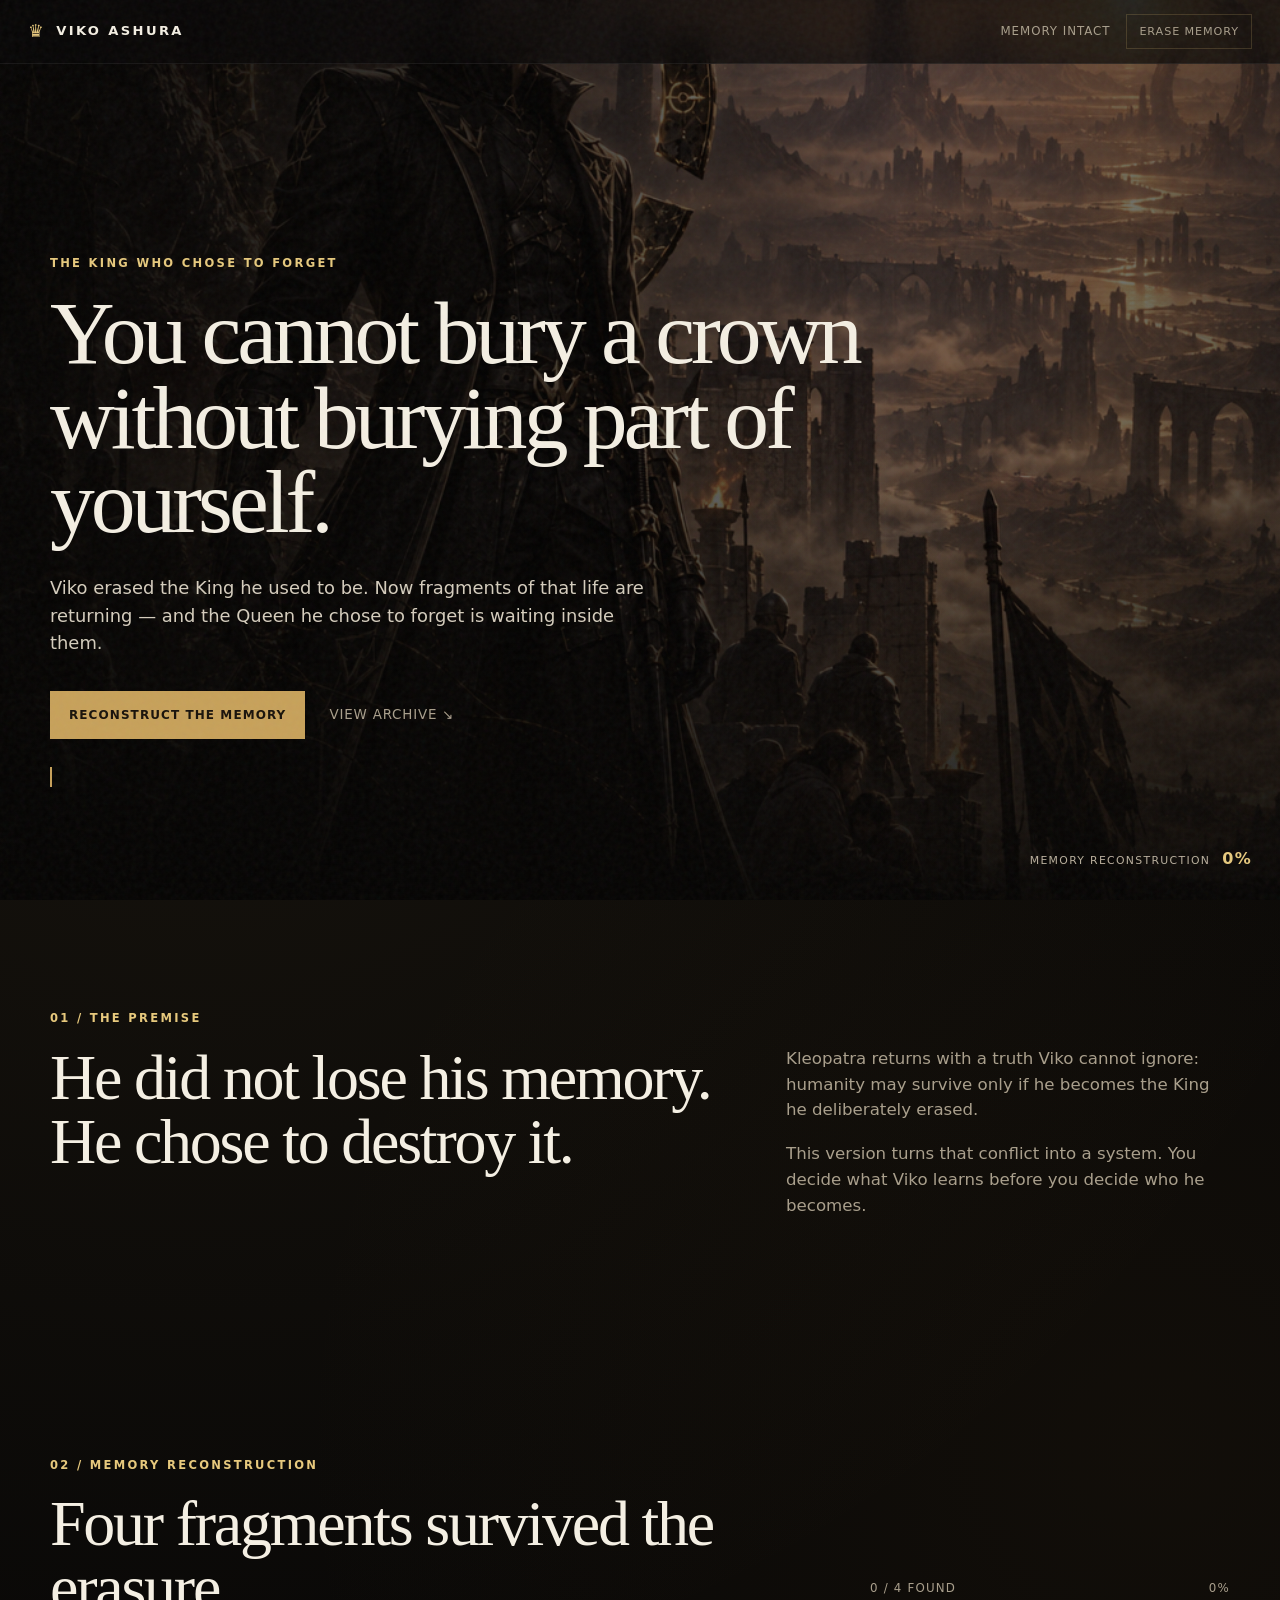
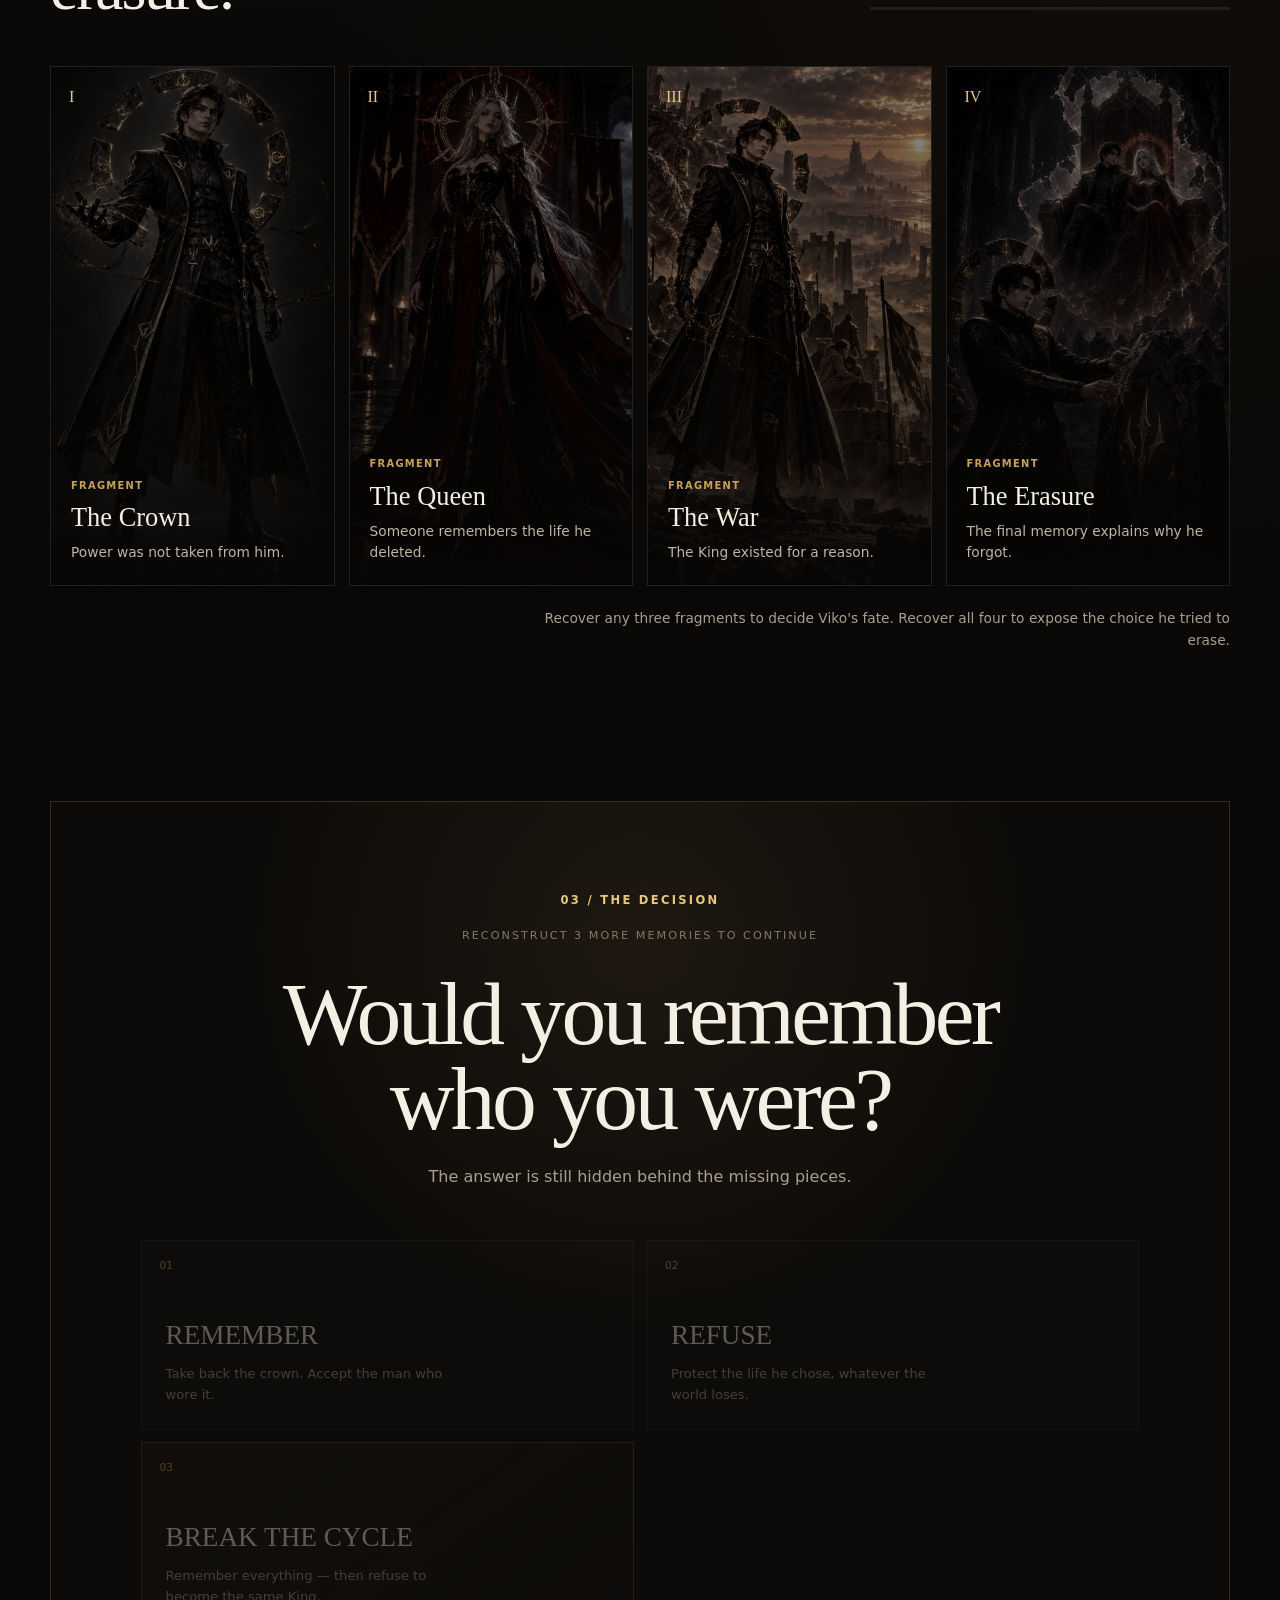
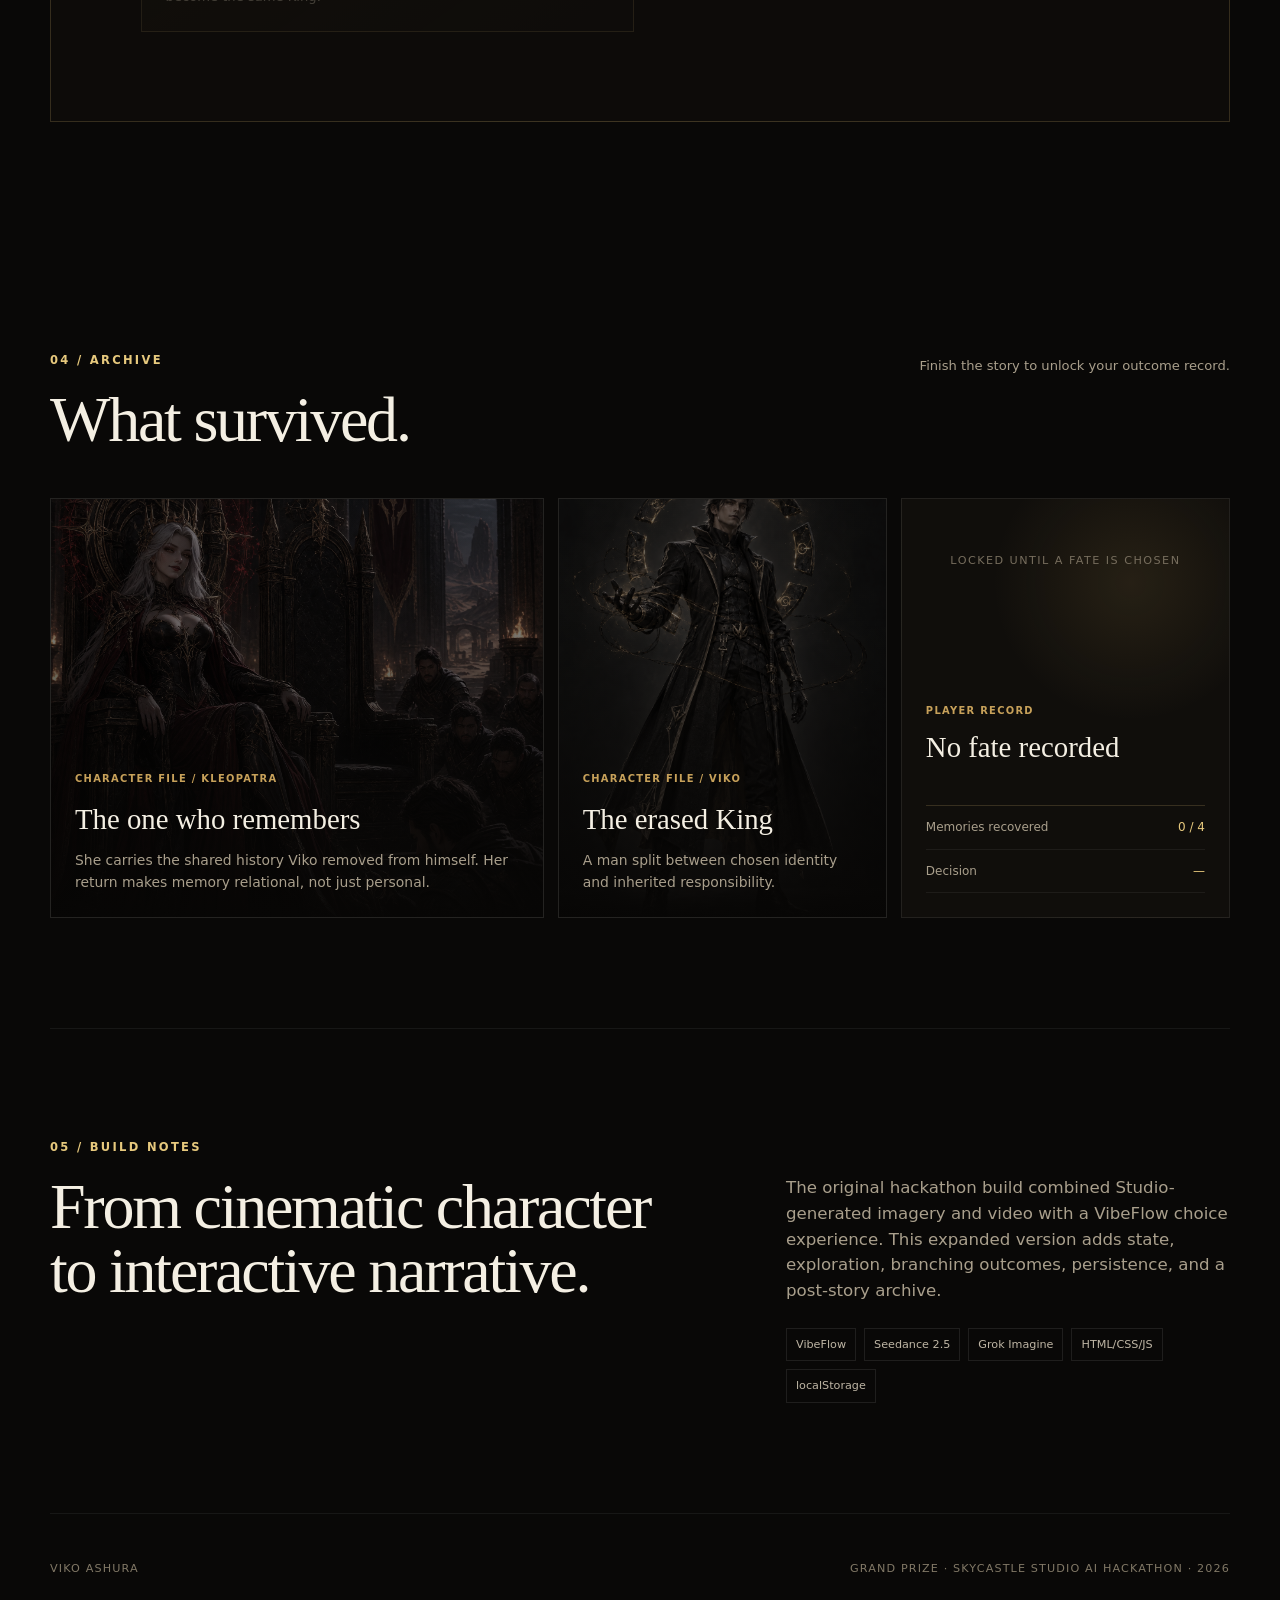
<file: index.html>
<!doctype html>
<html lang="en">
<head>
  <meta charset="utf-8" />
  <meta name="viewport" content="width=device-width, initial-scale=1" />
  <meta name="theme-color" content="#090807" />
  <meta name="description" content="VIKO ASHURA — an interactive memory reconstruction story." />
  <title>VIKO ASHURA — The King Who Chose to Forget</title>
  <link rel="stylesheet" href="site/styles.css" />
  <link rel="stylesheet" href="site/video.css" />
</head>
<body>
  <div class="grain" aria-hidden="true"></div>

  <header class="topbar">
    <a class="brand" href="#top" aria-label="Viko Ashura home">
      <span class="crown-mark" aria-hidden="true">♛</span>
      <span>VIKO ASHURA</span>
    </a>
    <div class="top-actions">
      <span id="saveState" class="save-state" aria-live="polite">Memory intact</span>
      <button id="resetButton" class="ghost-button" type="button">Erase memory</button>
    </div>
  </header>

  <main id="top">
    <section class="hero" aria-labelledby="hero-title">
      <video
        class="hero-image hero-video"
        autoplay
        muted
        loop
        playsinline
        preload="metadata"
        poster="assets/characters/Viko_Defender_VibeFlow.png"
        aria-hidden="true"
      >
        <source src="assets/video/Viko_Ashura_FINAL_SUBMISSION_15s_with_voices_music.mp4" type="video/mp4" />
      </video>
      <div class="hero-vignette" aria-hidden="true"></div>
      <div class="hero-content">
        <p class="eyebrow">THE KING WHO CHOSE TO FORGET</p>
        <h1 id="hero-title">You cannot bury a crown<br />without burying part of yourself.</h1>
        <p class="hero-copy">
          Viko erased the King he used to be. Now fragments of that life are returning — and the Queen he chose to forget is waiting inside them.
        </p>
        <div class="hero-actions">
          <a class="primary-button" href="#memories">Reconstruct the memory</a>
          <a class="text-link" href="#archive">View archive <span aria-hidden="true">↘</span></a>
        </div>
        <p id="returningMessage" class="returning-message" hidden></p>
      </div>
      <div class="hero-status" aria-label="Memory reconstruction status">
        <span>MEMORY RECONSTRUCTION</span>
        <strong id="heroPercent">0%</strong>
      </div>
    </section>

    <section class="intro section-shell">
      <p class="section-kicker">01 / THE PREMISE</p>
      <div class="split-copy">
        <h2>He did not lose his memory.<br />He chose to destroy it.</h2>
        <div>
          <p>Kleopatra returns with a truth Viko cannot ignore: humanity may survive only if he becomes the King he deliberately erased.</p>
          <p>This version turns that conflict into a system. You decide what Viko learns before you decide who he becomes.</p>
        </div>
      </div>
    </section>

    <section id="memories" class="memories section-shell" aria-labelledby="memory-title">
      <div class="section-heading">
        <div>
          <p class="section-kicker">02 / MEMORY RECONSTRUCTION</p>
          <h2 id="memory-title">Four fragments survived the erasure.</h2>
        </div>
        <div class="meter-wrap" aria-label="Memory reconstruction progress">
          <div class="meter-copy"><span id="memoryCount">0 / 4 found</span><span id="memoryPercent">0%</span></div>
          <div class="meter-track"><div id="memoryBar" class="meter-bar"></div></div>
        </div>
      </div>

      <div class="memory-grid">
        <button class="memory-card" type="button" data-memory="crown" aria-describedby="memory-crown-caption">
          <img src="assets/characters/Viko_VibeFlow.png" alt="Portrait of Viko Ashura" />
          <span class="memory-number">I</span>
          <span class="memory-overlay"></span>
          <span class="memory-card-copy">
            <small>FRAGMENT</small>
            <strong>The Crown</strong>
            <span id="memory-crown-caption">Power was not taken from him.</span>
          </span>
          <span class="found-mark">REMEMBERED</span>
        </button>

        <button class="memory-card" type="button" data-memory="queen" aria-describedby="memory-queen-caption">
          <img src="assets/characters/Kleopatra_Queen_VibeFlow.png" alt="Portrait of Queen Kleopatra" />
          <span class="memory-number">II</span>
          <span class="memory-overlay"></span>
          <span class="memory-card-copy">
            <small>FRAGMENT</small>
            <strong>The Queen</strong>
            <span id="memory-queen-caption">Someone remembers the life he deleted.</span>
          </span>
          <span class="found-mark">REMEMBERED</span>
        </button>

        <button class="memory-card" type="button" data-memory="war" aria-describedby="memory-war-caption">
          <img src="assets/characters/Viko_Defender_VibeFlow.png" alt="Viko as a defender" />
          <span class="memory-number">III</span>
          <span class="memory-overlay"></span>
          <span class="memory-card-copy">
            <small>FRAGMENT</small>
            <strong>The War</strong>
            <span id="memory-war-caption">The King existed for a reason.</span>
          </span>
          <span class="found-mark">REMEMBERED</span>
        </button>

        <button class="memory-card" type="button" data-memory="erasure" aria-describedby="memory-erasure-caption">
          <img src="assets/characters/Viko_Memory_He_Refused_VibeFlow.png" alt="A fractured memory from Viko's past" />
          <span class="memory-number">IV</span>
          <span class="memory-overlay"></span>
          <span class="memory-card-copy">
            <small>FRAGMENT</small>
            <strong>The Erasure</strong>
            <span id="memory-erasure-caption">The final memory explains why he forgot.</span>
          </span>
          <span class="found-mark">REMEMBERED</span>
        </button>
      </div>

      <p class="memory-hint">Recover any three fragments to decide Viko's fate. Recover all four to expose the choice he tried to erase.</p>
    </section>

    <section id="decision" class="decision section-shell" aria-labelledby="decision-title">
      <div class="decision-stage">
        <p class="section-kicker">03 / THE DECISION</p>
        <p id="decisionLock" class="decision-lock">RECONSTRUCT 3 MEMORIES TO CONTINUE</p>
        <h2 id="decision-title">Would you remember<br />who you were?</h2>
        <p id="decisionCopy" class="decision-copy">The answer is still hidden behind the missing pieces.</p>

        <div class="choice-grid" aria-label="Choose Viko's fate">
          <button class="choice-card" type="button" data-ending="remember" disabled>
            <span class="choice-index">01</span>
            <span class="choice-title">REMEMBER</span>
            <span class="choice-description">Take back the crown. Accept the man who wore it.</span>
          </button>
          <button class="choice-card" type="button" data-ending="refuse" disabled>
            <span class="choice-index">02</span>
            <span class="choice-title">REFUSE</span>
            <span class="choice-description">Protect the life he chose, whatever the world loses.</span>
          </button>
          <button id="thirdChoice" class="choice-card secret-choice" type="button" data-ending="break" disabled hidden>
            <span class="choice-index">03</span>
            <span class="choice-title">BREAK THE CYCLE</span>
            <span class="choice-description">Remember everything — then refuse to become the same King.</span>
          </button>
        </div>
      </div>
    </section>

    <section id="ending" class="ending" hidden aria-live="polite">
      <img id="endingImage" class="ending-image" src="assets/characters/Viko_Defender_VibeFlow.png" alt="" />
      <div class="ending-overlay"></div>
      <div class="ending-content section-shell">
        <p class="section-kicker">YOUR ENDING</p>
        <p id="endingLabel" class="ending-label"></p>
        <h2 id="endingTitle"></h2>
        <p id="endingText" class="ending-text"></p>
        <blockquote id="endingQuote"></blockquote>
        <div class="ending-actions">
          <button id="replayButton" class="primary-button button-reset" type="button">Reconstruct another fate</button>
          <a class="text-link" href="#archive">Open the archive <span aria-hidden="true">↘</span></a>
        </div>
      </div>
    </section>

    <section id="archive" class="archive section-shell" aria-labelledby="archive-title">
      <div class="section-heading archive-heading">
        <div>
          <p class="section-kicker">04 / ARCHIVE</p>
          <h2 id="archive-title">What survived.</h2>
        </div>
        <p id="archiveStatus" class="archive-status">Finish the story to unlock your outcome record.</p>
      </div>

      <div class="archive-grid">
        <article class="archive-card wide">
          <img src="assets/characters/Kleopatra_Queen_Remembers_VibeFlow.png" alt="Kleopatra remembering Viko" />
          <div><small>CHARACTER FILE / KLEOPATRA</small><h3>The one who remembers</h3><p>She carries the shared history Viko removed from himself. Her return makes memory relational, not just personal.</p></div>
        </article>
        <article class="archive-card">
          <img src="assets/characters/Viko_VibeFlow.png" alt="Viko Ashura portrait" />
          <div><small>CHARACTER FILE / VIKO</small><h3>The erased King</h3><p>A man split between chosen identity and inherited responsibility.</p></div>
        </article>
        <article class="archive-card outcome-card">
          <div class="outcome-lock" id="outcomeLock">LOCKED UNTIL A FATE IS CHOSEN</div>
          <div id="outcomeRecord" hidden>
            <small>PLAYER RECORD</small>
            <h3 id="recordTitle">No fate recorded</h3>
            <p id="recordText"></p>
            <dl>
              <div><dt>Memories recovered</dt><dd id="recordMemory">0 / 4</dd></div>
              <div><dt>Decision</dt><dd id="recordDecision">—</dd></div>
            </dl>
          </div>
        </article>
      </div>
    </section>

    <section class="making section-shell">
      <p class="section-kicker">05 / BUILD NOTES</p>
      <div class="split-copy">
        <h2>From cinematic character<br />to interactive narrative.</h2>
        <div>
          <p>The original hackathon build combined Studio-generated imagery and video with a VibeFlow choice experience. This expanded version adds state, exploration, branching outcomes, persistence, and a post-story archive.</p>
          <div class="tech-row" aria-label="Technologies and tools"><span>VibeFlow</span><span>Seedance 2.5</span><span>Grok Imagine</span><span>HTML/CSS/JS</span><span>localStorage</span></div>
        </div>
      </div>
    </section>
  </main>

  <dialog id="memoryDialog" class="memory-dialog">
    <button id="closeDialog" class="dialog-close" type="button" aria-label="Close memory">×</button>
    <p id="dialogIndex" class="section-kicker"></p>
    <h2 id="dialogTitle"></h2>
    <p id="dialogBody" class="dialog-body"></p>
    <blockquote id="dialogQuote"></blockquote>
    <p id="dialogSpeaker" class="dialog-speaker"></p>
    <button id="keepMemory" class="primary-button button-reset" type="button">Keep this memory</button>
  </dialog>

  <footer class="footer section-shell">
    <span>VIKO ASHURA</span>
    <span>Grand Prize · SkyCastle Studio AI Hackathon · 2026</span>
  </footer>

  <script src="site/app.js"></script>
</body>
</html>
</file>
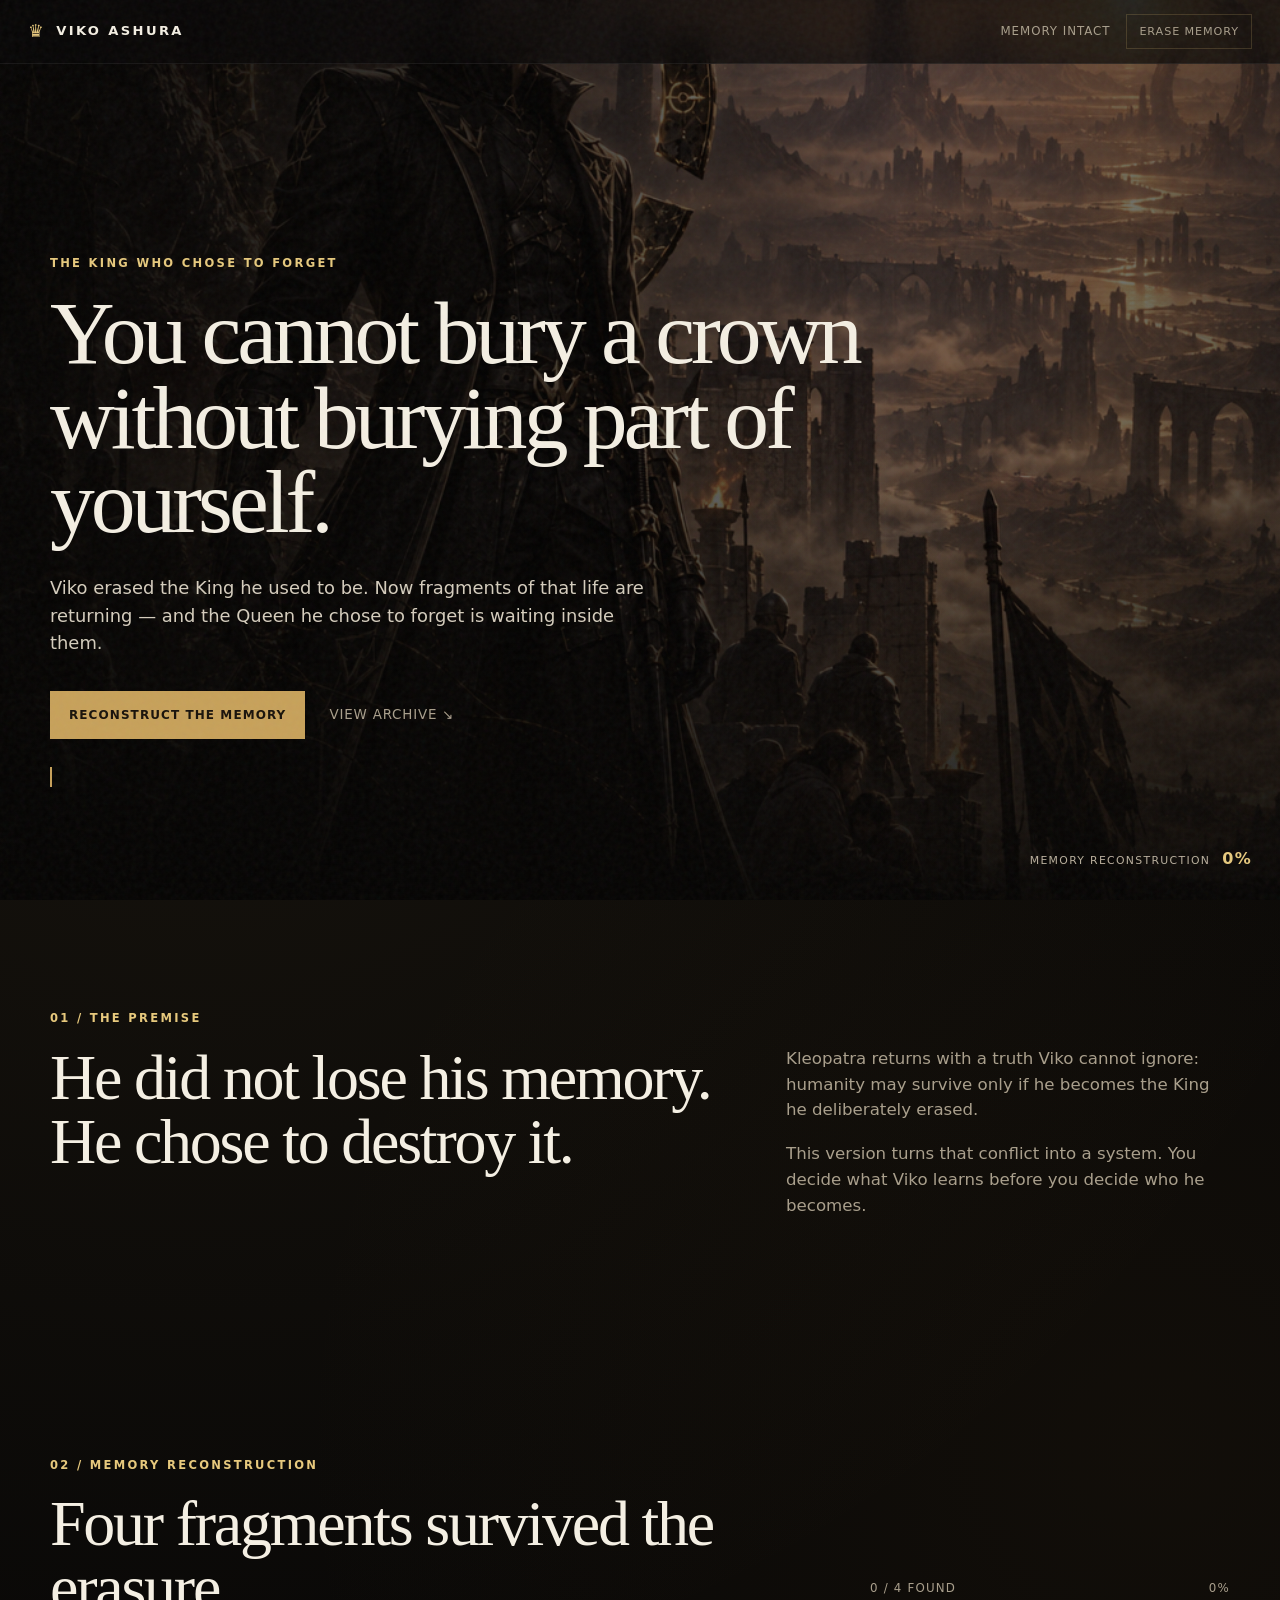
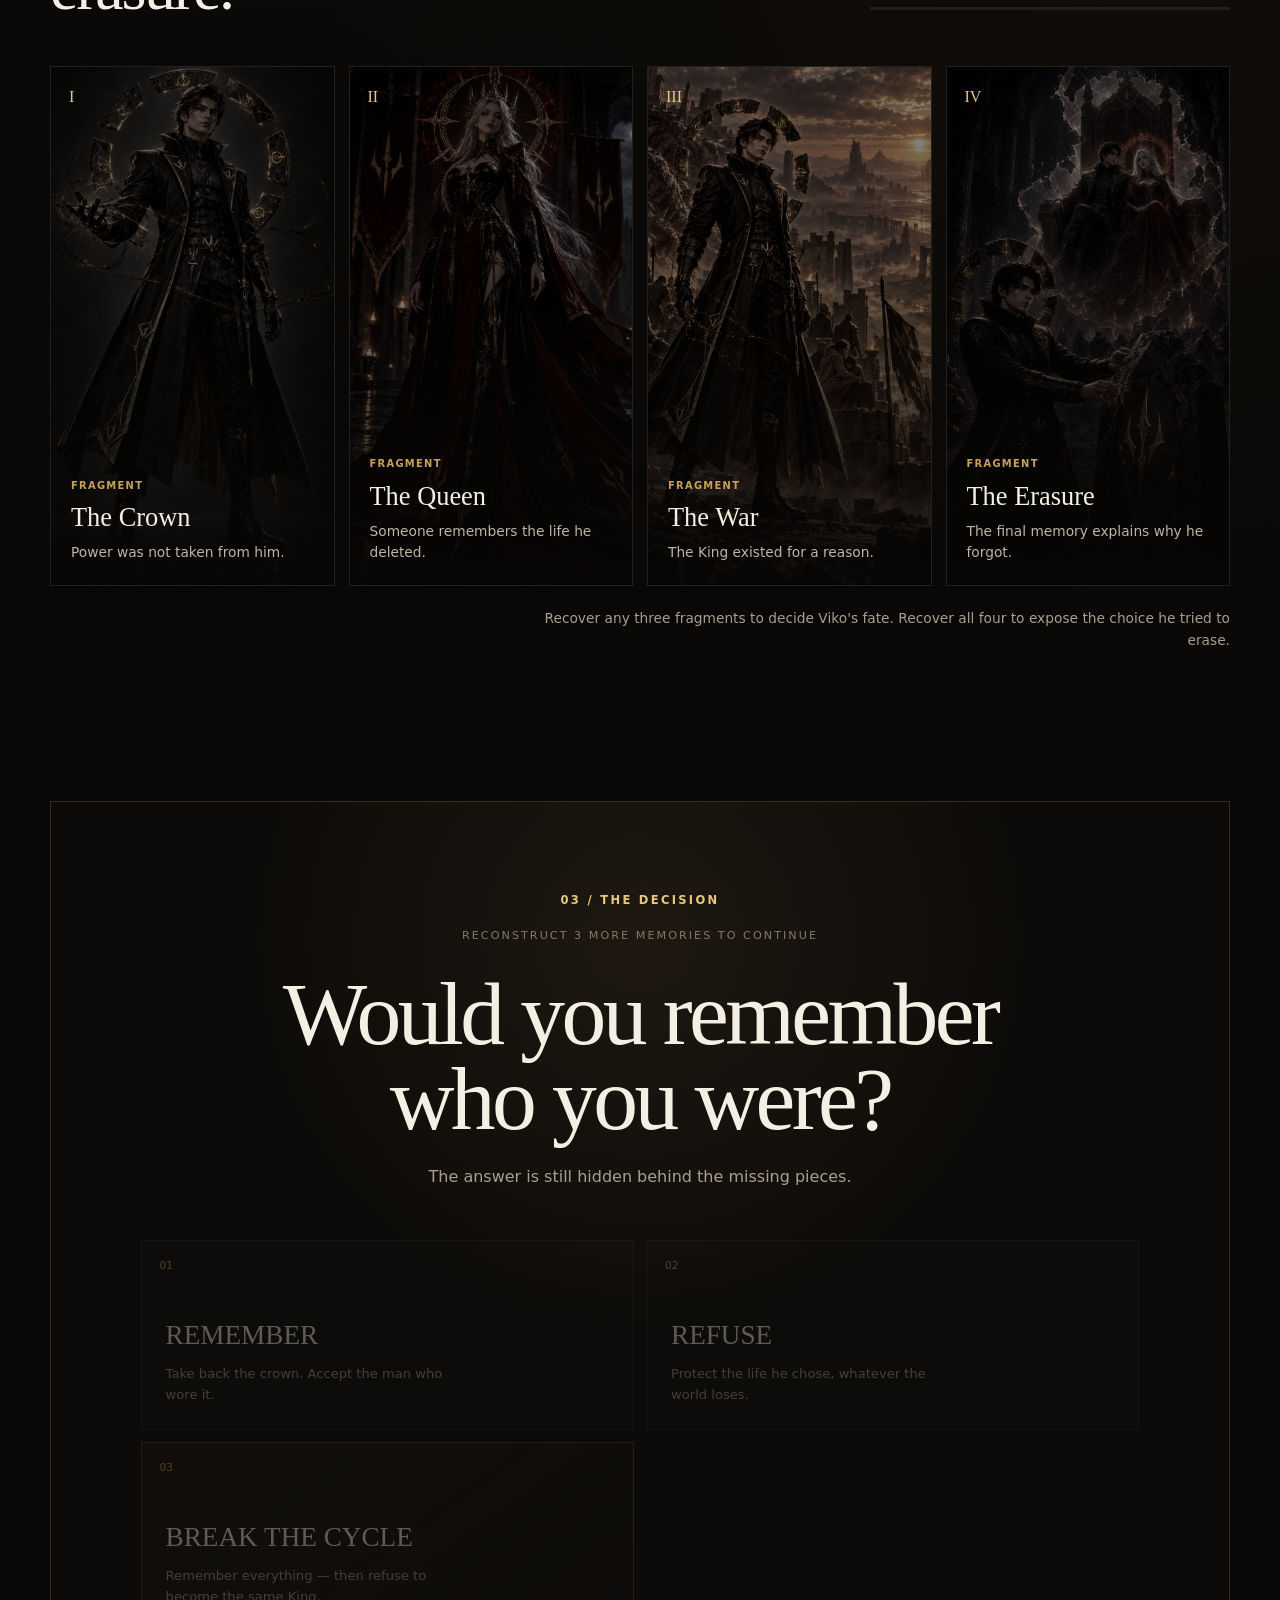
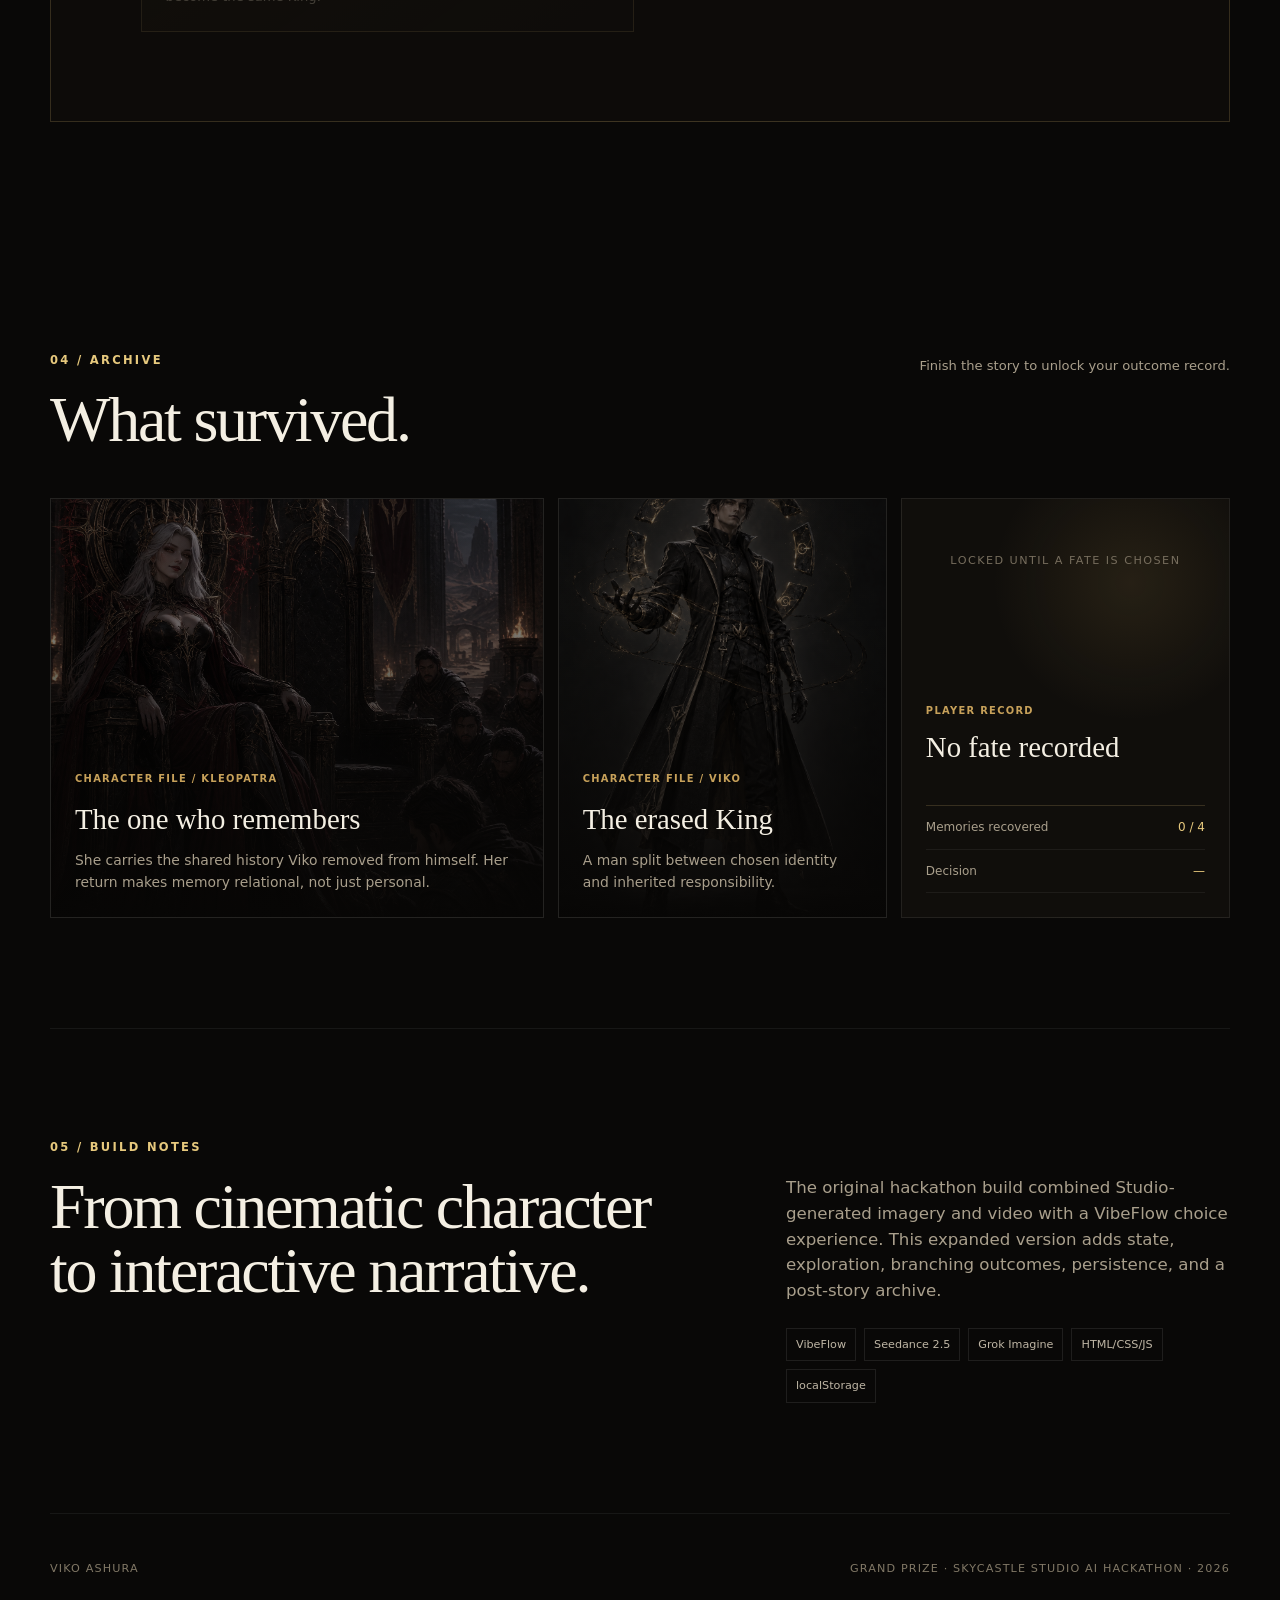
<file: site/index.html>
<!doctype html>
<html lang="en">
<head>
  <meta charset="utf-8" />
  <meta name="viewport" content="width=device-width, initial-scale=1" />
  <meta name="theme-color" content="#090807" />
  <meta name="description" content="VIKO ASHURA — an interactive memory reconstruction story." />
  <title>VIKO ASHURA — The King Who Chose to Forget</title>
  <link rel="stylesheet" href="styles.css" />
  <link rel="stylesheet" href="video.css" />
</head>
<body>
  <div class="grain" aria-hidden="true"></div>

  <header class="topbar">
    <a class="brand" href="#top" aria-label="Viko Ashura home">
      <span class="crown-mark" aria-hidden="true">♛</span>
      <span>VIKO ASHURA</span>
    </a>
    <div class="top-actions">
      <span id="saveState" class="save-state" aria-live="polite">Memory intact</span>
      <button id="resetButton" class="ghost-button" type="button">Erase memory</button>
    </div>
  </header>

  <main id="top">
    <section class="hero" aria-labelledby="hero-title">
      <video
        class="hero-image hero-video"
        autoplay
        muted
        loop
        playsinline
        preload="metadata"
        poster="../assets/characters/Viko_Defender_VibeFlow.png"
        aria-hidden="true"
      >
        <source src="../assets/video/Viko_Ashura_FINAL_SUBMISSION_15s_with_voices_music.mp4" type="video/mp4" />
      </video>
      <div class="hero-vignette" aria-hidden="true"></div>
      <div class="hero-content">
        <p class="eyebrow">THE KING WHO CHOSE TO FORGET</p>
        <h1 id="hero-title">You cannot bury a crown<br />without burying part of yourself.</h1>
        <p class="hero-copy">
          Viko erased the King he used to be. Now fragments of that life are returning — and the Queen he chose to forget is waiting inside them.
        </p>
        <div class="hero-actions">
          <a class="primary-button" href="#memories">Reconstruct the memory</a>
          <a class="text-link" href="#archive">View archive <span aria-hidden="true">↘</span></a>
        </div>
        <p id="returningMessage" class="returning-message" hidden></p>
      </div>
      <div class="hero-status" aria-label="Memory reconstruction status">
        <span>MEMORY RECONSTRUCTION</span>
        <strong id="heroPercent">0%</strong>
      </div>
    </section>

    <section class="intro section-shell">
      <p class="section-kicker">01 / THE PREMISE</p>
      <div class="split-copy">
        <h2>He did not lose his memory.<br />He chose to destroy it.</h2>
        <div>
          <p>Kleopatra returns with a truth Viko cannot ignore: humanity may survive only if he becomes the King he deliberately erased.</p>
          <p>This version turns that conflict into a system. You decide what Viko learns before you decide who he becomes.</p>
        </div>
      </div>
    </section>

    <section id="memories" class="memories section-shell" aria-labelledby="memory-title">
      <div class="section-heading">
        <div>
          <p class="section-kicker">02 / MEMORY RECONSTRUCTION</p>
          <h2 id="memory-title">Four fragments survived the erasure.</h2>
        </div>
        <div class="meter-wrap" aria-label="Memory reconstruction progress">
          <div class="meter-copy"><span id="memoryCount">0 / 4 found</span><span id="memoryPercent">0%</span></div>
          <div class="meter-track"><div id="memoryBar" class="meter-bar"></div></div>
        </div>
      </div>

      <div class="memory-grid">
        <button class="memory-card" type="button" data-memory="crown" aria-describedby="memory-crown-caption">
          <img src="../assets/characters/Viko_VibeFlow.png" alt="Portrait of Viko Ashura" />
          <span class="memory-number">I</span>
          <span class="memory-overlay"></span>
          <span class="memory-card-copy">
            <small>FRAGMENT</small>
            <strong>The Crown</strong>
            <span id="memory-crown-caption">Power was not taken from him.</span>
          </span>
          <span class="found-mark">REMEMBERED</span>
        </button>

        <button class="memory-card" type="button" data-memory="queen" aria-describedby="memory-queen-caption">
          <img src="../assets/characters/Kleopatra_Queen_VibeFlow.png" alt="Portrait of Queen Kleopatra" />
          <span class="memory-number">II</span>
          <span class="memory-overlay"></span>
          <span class="memory-card-copy">
            <small>FRAGMENT</small>
            <strong>The Queen</strong>
            <span id="memory-queen-caption">Someone remembers the life he deleted.</span>
          </span>
          <span class="found-mark">REMEMBERED</span>
        </button>

        <button class="memory-card" type="button" data-memory="war" aria-describedby="memory-war-caption">
          <img src="../assets/characters/Viko_Defender_VibeFlow.png" alt="Viko as a defender" />
          <span class="memory-number">III</span>
          <span class="memory-overlay"></span>
          <span class="memory-card-copy">
            <small>FRAGMENT</small>
            <strong>The War</strong>
            <span id="memory-war-caption">The King existed for a reason.</span>
          </span>
          <span class="found-mark">REMEMBERED</span>
        </button>

        <button class="memory-card" type="button" data-memory="erasure" aria-describedby="memory-erasure-caption">
          <img src="../assets/characters/Viko_Memory_He_Refused_VibeFlow.png" alt="A fractured memory from Viko's past" />
          <span class="memory-number">IV</span>
          <span class="memory-overlay"></span>
          <span class="memory-card-copy">
            <small>FRAGMENT</small>
            <strong>The Erasure</strong>
            <span id="memory-erasure-caption">The final memory explains why he forgot.</span>
          </span>
          <span class="found-mark">REMEMBERED</span>
        </button>
      </div>

      <p class="memory-hint">Recover any three fragments to decide Viko's fate. Recover all four to expose the choice he tried to erase.</p>
    </section>

    <section id="decision" class="decision section-shell" aria-labelledby="decision-title">
      <div class="decision-stage">
        <p class="section-kicker">03 / THE DECISION</p>
        <p id="decisionLock" class="decision-lock">RECONSTRUCT 3 MEMORIES TO CONTINUE</p>
        <h2 id="decision-title">Would you remember<br />who you were?</h2>
        <p id="decisionCopy" class="decision-copy">The answer is still hidden behind the missing pieces.</p>

        <div class="choice-grid" aria-label="Choose Viko's fate">
          <button class="choice-card" type="button" data-ending="remember" disabled>
            <span class="choice-index">01</span>
            <span class="choice-title">REMEMBER</span>
            <span class="choice-description">Take back the crown. Accept the man who wore it.</span>
          </button>
          <button class="choice-card" type="button" data-ending="refuse" disabled>
            <span class="choice-index">02</span>
            <span class="choice-title">REFUSE</span>
            <span class="choice-description">Protect the life he chose, whatever the world loses.</span>
          </button>
          <button id="thirdChoice" class="choice-card secret-choice" type="button" data-ending="break" disabled hidden>
            <span class="choice-index">03</span>
            <span class="choice-title">BREAK THE CYCLE</span>
            <span class="choice-description">Remember everything — then refuse to become the same King.</span>
          </button>
        </div>
      </div>
    </section>

    <section id="ending" class="ending" hidden aria-live="polite">
      <img id="endingImage" class="ending-image" src="../assets/characters/Viko_Defender_VibeFlow.png" alt="" />
      <div class="ending-overlay"></div>
      <div class="ending-content section-shell">
        <p class="section-kicker">YOUR ENDING</p>
        <p id="endingLabel" class="ending-label"></p>
        <h2 id="endingTitle"></h2>
        <p id="endingText" class="ending-text"></p>
        <blockquote id="endingQuote"></blockquote>
        <div class="ending-actions">
          <button id="replayButton" class="primary-button button-reset" type="button">Reconstruct another fate</button>
          <a class="text-link" href="#archive">Open the archive <span aria-hidden="true">↘</span></a>
        </div>
      </div>
    </section>

    <section id="archive" class="archive section-shell" aria-labelledby="archive-title">
      <div class="section-heading archive-heading">
        <div>
          <p class="section-kicker">04 / ARCHIVE</p>
          <h2 id="archive-title">What survived.</h2>
        </div>
        <p id="archiveStatus" class="archive-status">Finish the story to unlock your outcome record.</p>
      </div>

      <div class="archive-grid">
        <article class="archive-card wide">
          <img src="../assets/characters/Kleopatra_Queen_Remembers_VibeFlow.png" alt="Kleopatra remembering Viko" />
          <div><small>CHARACTER FILE / KLEOPATRA</small><h3>The one who remembers</h3><p>She carries the shared history Viko removed from himself. Her return makes memory relational, not just personal.</p></div>
        </article>
        <article class="archive-card">
          <img src="../assets/characters/Viko_VibeFlow.png" alt="Viko Ashura portrait" />
          <div><small>CHARACTER FILE / VIKO</small><h3>The erased King</h3><p>A man split between chosen identity and inherited responsibility.</p></div>
        </article>
        <article class="archive-card outcome-card">
          <div class="outcome-lock" id="outcomeLock">LOCKED UNTIL A FATE IS CHOSEN</div>
          <div id="outcomeRecord" hidden>
            <small>PLAYER RECORD</small>
            <h3 id="recordTitle">No fate recorded</h3>
            <p id="recordText"></p>
            <dl>
              <div><dt>Memories recovered</dt><dd id="recordMemory">0 / 4</dd></div>
              <div><dt>Decision</dt><dd id="recordDecision">—</dd></div>
            </dl>
          </div>
        </article>
      </div>
    </section>

    <section class="making section-shell">
      <p class="section-kicker">05 / BUILD NOTES</p>
      <div class="split-copy">
        <h2>From cinematic character<br />to interactive narrative.</h2>
        <div>
          <p>The original hackathon build combined Studio-generated imagery and video with a VibeFlow choice experience. This expanded version adds state, exploration, branching outcomes, persistence, and a post-story archive.</p>
          <div class="tech-row" aria-label="Technologies and tools"><span>VibeFlow</span><span>Seedance 2.5</span><span>Grok Imagine</span><span>HTML/CSS/JS</span><span>localStorage</span></div>
        </div>
      </div>
    </section>
  </main>

  <dialog id="memoryDialog" class="memory-dialog">
    <button id="closeDialog" class="dialog-close" type="button" aria-label="Close memory">×</button>
    <p id="dialogIndex" class="section-kicker"></p>
    <h2 id="dialogTitle"></h2>
    <p id="dialogBody" class="dialog-body"></p>
    <blockquote id="dialogQuote"></blockquote>
    <p id="dialogSpeaker" class="dialog-speaker"></p>
    <button id="keepMemory" class="primary-button button-reset" type="button">Keep this memory</button>
  </dialog>

  <footer class="footer section-shell">
    <span>VIKO ASHURA</span>
    <span>Grand Prize · SkyCastle Studio AI Hackathon · 2026</span>
  </footer>

  <script src="app.js"></script>
</body>
</html>
</file>
<file: site/styles.css>
:root {
  --bg: #090807;
  --panel: #11100e;
  --panel-2: #17140f;
  --text: #f4efe3;
  --muted: #a99f8c;
  --gold: #c7a15a;
  --gold-bright: #e7c97d;
  --line: rgba(231, 201, 125, 0.18);
  --danger: #b95c4b;
  --max: 1180px;
}

* { box-sizing: border-box; }
html { scroll-behavior: smooth; background: var(--bg); }
body {
  margin: 0;
  color: var(--text);
  background:
    radial-gradient(circle at 15% 10%, rgba(199,161,90,.08), transparent 28%),
    radial-gradient(circle at 90% 30%, rgba(121,85,35,.08), transparent 24%),
    var(--bg);
  font-family: Inter, ui-sans-serif, system-ui, -apple-system, BlinkMacSystemFont, "Segoe UI", sans-serif;
  line-height: 1.55;
}

img { display: block; width: 100%; }
a { color: inherit; }
button, a { -webkit-tap-highlight-color: transparent; }
button { font: inherit; }

.grain {
  position: fixed;
  inset: 0;
  pointer-events: none;
  z-index: 999;
  opacity: .055;
  background-image: url("data:image/svg+xml,%3Csvg viewBox='0 0 180 180' xmlns='http://www.w3.org/2000/svg'%3E%3Cfilter id='n'%3E%3CfeTurbulence type='fractalNoise' baseFrequency='.9' numOctaves='3' stitchTiles='stitch'/%3E%3C/filter%3E%3Crect width='100%25' height='100%25' filter='url(%23n)' opacity='.9'/%3E%3C/svg%3E");
}

.topbar {
  position: fixed;
  inset: 0 0 auto 0;
  z-index: 50;
  display: flex;
  justify-content: space-between;
  align-items: center;
  min-height: 64px;
  padding: 0 28px;
  border-bottom: 1px solid rgba(255,255,255,.06);
  background: rgba(9,8,7,.72);
  backdrop-filter: blur(16px);
}

.brand { display: flex; gap: 10px; align-items: center; text-decoration: none; font-size: .82rem; letter-spacing: .18em; font-weight: 700; }
.crown-mark { color: var(--gold-bright); font-size: 1.1rem; }
.top-actions { display: flex; align-items: center; gap: 16px; }
.save-state { color: var(--muted); font-size: .74rem; letter-spacing: .08em; text-transform: uppercase; }

.ghost-button,
.text-link,
.primary-button {
  transition: transform .2s ease, border-color .2s ease, background .2s ease, color .2s ease, opacity .2s ease;
}
.ghost-button {
  border: 1px solid var(--line);
  color: var(--muted);
  background: transparent;
  padding: 8px 12px;
  cursor: pointer;
  text-transform: uppercase;
  letter-spacing: .08em;
  font-size: .7rem;
}
.ghost-button:hover { color: var(--text); border-color: rgba(231,201,125,.45); }

.hero {
  min-height: 100svh;
  position: relative;
  display: grid;
  align-items: end;
  overflow: hidden;
  background: #080706;
}
.hero-image { position: absolute; inset: 0; height: 100%; object-fit: cover; object-position: center 28%; filter: saturate(.8) contrast(1.05) brightness(.73); transform: scale(1.02); animation: heroDrift 16s ease-in-out infinite alternate; }
.hero-vignette { position: absolute; inset: 0; background: linear-gradient(90deg, rgba(5,4,3,.9) 0%, rgba(5,4,3,.66) 37%, rgba(5,4,3,.18) 68%, rgba(5,4,3,.48) 100%), linear-gradient(0deg, rgba(5,4,3,.94) 0%, transparent 48%); }
.hero-content { position: relative; z-index: 2; width: min(var(--max), calc(100% - 48px)); margin: 0 auto; padding: 150px 0 105px; }
.eyebrow, .section-kicker { margin: 0 0 18px; color: var(--gold-bright); font-size: .72rem; font-weight: 700; letter-spacing: .2em; text-transform: uppercase; }
.hero h1, h2, h3 { font-family: Georgia, "Times New Roman", serif; font-weight: 400; }
.hero h1 { max-width: 850px; margin: 0; font-size: clamp(3rem, 7vw, 6.9rem); line-height: .94; letter-spacing: -.045em; text-wrap: balance; }
.hero-copy { max-width: 610px; margin: 30px 0 0; color: #d5cdbd; font-size: clamp(1rem, 1.4vw, 1.16rem); }
.hero-actions { display: flex; align-items: center; gap: 24px; margin-top: 34px; flex-wrap: wrap; }
.primary-button { display: inline-flex; align-items: center; justify-content: center; min-height: 48px; padding: 0 18px; border: 1px solid var(--gold); background: var(--gold); color: #18120a; text-decoration: none; font-weight: 800; text-transform: uppercase; letter-spacing: .09em; font-size: .75rem; cursor: pointer; }
.primary-button:hover { transform: translateY(-2px); background: var(--gold-bright); border-color: var(--gold-bright); }
.text-link { text-decoration: none; color: var(--muted); font-size: .84rem; letter-spacing: .06em; text-transform: uppercase; }
.text-link:hover { color: var(--gold-bright); }
.returning-message { display: inline-block; margin: 28px 0 0; padding: 10px 14px; border-left: 2px solid var(--gold); color: #d8cfbd; background: rgba(9,8,7,.52); }
.hero-status { position: absolute; z-index: 2; right: 28px; bottom: 28px; display: flex; gap: 12px; align-items: baseline; color: #b9af9d; font-size: .68rem; letter-spacing: .12em; }
.hero-status strong { color: var(--gold-bright); font-size: 1rem; }

.section-shell { width: min(var(--max), calc(100% - 48px)); margin: 0 auto; }
.intro, .memories, .archive, .making { padding: 110px 0; }
.split-copy { display: grid; grid-template-columns: minmax(0, 1.2fr) minmax(280px, .8fr); gap: 70px; align-items: start; }
.split-copy h2, .section-heading h2 { margin: 0; font-size: clamp(2.3rem, 5vw, 4.8rem); line-height: 1; letter-spacing: -.035em; }
.split-copy p { margin: 0 0 18px; color: var(--muted); font-size: 1.04rem; }

.section-heading { display: grid; grid-template-columns: 1fr 360px; gap: 60px; align-items: end; margin-bottom: 46px; }
.meter-wrap { padding-bottom: 10px; }
.meter-copy { display: flex; justify-content: space-between; margin-bottom: 10px; color: var(--muted); font-size: .74rem; text-transform: uppercase; letter-spacing: .1em; }
.meter-track { height: 3px; background: rgba(255,255,255,.08); overflow: hidden; }
.meter-bar { width: 0; height: 100%; background: linear-gradient(90deg, #7f5b28, var(--gold-bright)); transition: width .55s cubic-bezier(.2,.8,.2,1); }

.memory-grid { display: grid; grid-template-columns: repeat(4, minmax(0,1fr)); gap: 14px; }
.memory-card { min-height: 520px; position: relative; overflow: hidden; border: 1px solid rgba(255,255,255,.08); padding: 0; text-align: left; color: var(--text); background: #100e0b; cursor: pointer; isolation: isolate; }
.memory-card img { position: absolute; inset: 0; height: 100%; object-fit: cover; filter: saturate(.65) brightness(.62) contrast(1.08); transition: transform .7s cubic-bezier(.2,.8,.2,1), filter .4s ease; }
.memory-card:hover img { transform: scale(1.045); filter: saturate(.9) brightness(.72); }
.memory-card:focus-visible { outline: 2px solid var(--gold-bright); outline-offset: 3px; }
.memory-overlay { position: absolute; inset: 0; background: linear-gradient(0deg, rgba(7,6,5,.96) 0%, rgba(7,6,5,.18) 60%, rgba(7,6,5,.22)); z-index: 1; }
.memory-number { position: absolute; top: 18px; left: 18px; z-index: 2; font-family: Georgia,serif; color: var(--gold-bright); font-size: 1rem; }
.memory-card-copy { position: absolute; z-index: 2; left: 20px; right: 20px; bottom: 22px; display: grid; gap: 4px; }
.memory-card-copy small, .archive-card small { color: var(--gold); letter-spacing: .13em; font-size: .62rem; font-weight: 800; }
.memory-card-copy strong { font-family: Georgia,serif; font-size: 1.65rem; font-weight: 400; }
.memory-card-copy span { color: #bfb5a3; font-size: .86rem; }
.found-mark { position: absolute; z-index: 3; top: 16px; right: 14px; padding: 5px 7px; border: 1px solid rgba(231,201,125,.5); color: var(--gold-bright); background: rgba(7,6,5,.75); font-size: .58rem; letter-spacing: .12em; opacity: 0; transform: translateY(-5px); transition: .25s ease; }
.memory-card.is-found { border-color: rgba(231,201,125,.38); }
.memory-card.is-found .found-mark { opacity: 1; transform: none; }
.memory-card.is-found img { filter: saturate(.9) brightness(.7) sepia(.08); }
.memory-hint { max-width: 700px; margin: 22px 0 0 auto; color: var(--muted); font-size: .86rem; text-align: right; }

.decision { padding: 40px 0 120px; }
.decision-stage { border: 1px solid var(--line); background: radial-gradient(circle at 50% 15%, rgba(199,161,90,.09), transparent 40%), #0d0b09; padding: clamp(34px, 7vw, 90px); text-align: center; }
.decision-lock { margin: 0 auto 26px; color: #837966; font-size: .7rem; letter-spacing: .18em; text-transform: uppercase; }
.decision-stage h2 { margin: 0; font-size: clamp(3rem, 7vw, 6rem); line-height: .95; letter-spacing: -.04em; }
.decision-copy { max-width: 650px; margin: 24px auto 0; color: var(--muted); }
.choice-grid { display: grid; grid-template-columns: repeat(2, minmax(0,1fr)); gap: 12px; margin-top: 50px; }
.choice-grid.has-secret { grid-template-columns: repeat(3, minmax(0,1fr)); }
.choice-card { position: relative; min-height: 190px; display: flex; flex-direction: column; justify-content: flex-end; gap: 8px; padding: 24px; border: 1px solid rgba(255,255,255,.1); color: var(--text); background: rgba(255,255,255,.02); text-align: left; cursor: pointer; overflow: hidden; }
.choice-card::before { content: ""; position: absolute; inset: 0; background: linear-gradient(135deg, transparent 20%, rgba(199,161,90,.09)); opacity: 0; transition: opacity .25s ease; }
.choice-card:not(:disabled):hover { border-color: rgba(231,201,125,.55); transform: translateY(-2px); }
.choice-card:not(:disabled):hover::before { opacity: 1; }
.choice-card:disabled { opacity: .35; cursor: not-allowed; }
.choice-index { position: absolute; top: 16px; left: 18px; color: var(--gold); font-size: .66rem; }
.choice-title { position: relative; font-family: Georgia,serif; font-size: 1.7rem; }
.choice-description { position: relative; color: var(--muted); font-size: .82rem; max-width: 280px; }
.secret-choice { border-color: rgba(231,201,125,.28); background: linear-gradient(145deg, rgba(199,161,90,.08), rgba(255,255,255,.015)); }

.ending { min-height: 82svh; position: relative; display: grid; align-items: end; overflow: hidden; }
.ending[hidden] { display: none; }
.ending-image { position: absolute; inset: 0; height: 100%; object-fit: cover; filter: brightness(.52) saturate(.7); }
.ending-overlay { position: absolute; inset: 0; background: linear-gradient(90deg, rgba(7,6,5,.93), rgba(7,6,5,.42) 65%, rgba(7,6,5,.67)), linear-gradient(0deg, #090807 0%, transparent 42%); }
.ending-content { position: relative; z-index: 2; padding: 130px 0 110px; }
.ending-label { color: var(--gold-bright); letter-spacing: .13em; text-transform: uppercase; font-size: .72rem; }
.ending-content h2 { max-width: 820px; margin: 8px 0 18px; font-size: clamp(3rem, 7vw, 6.2rem); line-height: .94; letter-spacing: -.04em; }
.ending-text { max-width: 650px; color: #d3c9b7; font-size: 1.05rem; }
.ending blockquote, .memory-dialog blockquote { margin: 28px 0 0; padding-left: 18px; border-left: 2px solid var(--gold); color: var(--gold-bright); font-family: Georgia,serif; font-size: 1.25rem; font-style: italic; }
.ending-actions { display: flex; gap: 22px; align-items: center; flex-wrap: wrap; margin-top: 34px; }
.button-reset { font: inherit; }

.archive-heading { align-items: start; }
.archive-status { margin: 4px 0 0; color: var(--muted); text-align: right; font-size: .82rem; }
.archive-grid { display: grid; grid-template-columns: 1.2fr .8fr .8fr; gap: 14px; }
.archive-card { min-height: 420px; display: grid; align-content: end; position: relative; overflow: hidden; border: 1px solid rgba(255,255,255,.08); background: var(--panel); }
.archive-card.wide { grid-column: span 1; }
.archive-card img { position: absolute; inset: 0; height: 100%; object-fit: cover; filter: brightness(.52) saturate(.7); }
.archive-card::after { content: ""; position: absolute; inset: 0; background: linear-gradient(0deg, rgba(7,6,5,.98), rgba(7,6,5,.04) 70%); }
.archive-card > div { position: relative; z-index: 2; padding: 24px; }
.archive-card h3 { margin: 7px 0 9px; font-size: 1.8rem; }
.archive-card p { margin: 0; color: var(--muted); font-size: .87rem; }
.outcome-card { align-content: stretch; background: radial-gradient(circle at 70% 20%, rgba(199,161,90,.12), transparent 34%), #100e0b; }
.outcome-card::after { display: none; }
.outcome-card > div { display: flex; flex-direction: column; justify-content: end; height: 100%; }
.outcome-lock { align-items: center; justify-content: center !important; text-align: center; color: #766d5d; font-size: .7rem; letter-spacing: .13em; }
.outcome-card dl { margin: 26px 0 0; border-top: 1px solid var(--line); }
.outcome-card dl div { display: flex; justify-content: space-between; gap: 16px; padding: 12px 0; border-bottom: 1px solid rgba(255,255,255,.06); }
.outcome-card dt { color: var(--muted); font-size: .75rem; }
.outcome-card dd { margin: 0; color: var(--gold-bright); font-size: .75rem; text-transform: uppercase; }

.making { border-top: 1px solid rgba(255,255,255,.06); }
.tech-row { display: flex; flex-wrap: wrap; gap: 8px; margin-top: 24px; }
.tech-row span { padding: 7px 9px; border: 1px solid rgba(255,255,255,.09); color: #bfb6a5; font-size: .7rem; }

.memory-dialog { width: min(640px, calc(100% - 32px)); color: var(--text); border: 1px solid rgba(231,201,125,.28); background: radial-gradient(circle at 85% 5%, rgba(199,161,90,.12), transparent 32%), #100e0b; padding: 38px; box-shadow: 0 24px 100px rgba(0,0,0,.6); }
.memory-dialog::backdrop { background: rgba(0,0,0,.78); backdrop-filter: blur(5px); }
.memory-dialog h2 { margin: 0; font-size: clamp(2.3rem, 6vw, 4rem); line-height: 1; }
.dialog-body { color: #c6bcaa; }
.dialog-speaker { color: var(--muted); font-size: .73rem; text-transform: uppercase; letter-spacing: .12em; margin-bottom: 28px; }
.dialog-close { position: absolute; top: 13px; right: 16px; border: 0; color: var(--muted); background: none; font-size: 1.6rem; cursor: pointer; }

.footer { min-height: 110px; display: flex; justify-content: space-between; align-items: center; gap: 20px; border-top: 1px solid rgba(255,255,255,.06); color: #817866; font-size: .7rem; letter-spacing: .1em; text-transform: uppercase; }

.flash-gold::after { content: ""; position: fixed; inset: 0; z-index: 998; pointer-events: none; background: rgba(231,201,125,.16); animation: flash .6s ease both; }

@keyframes heroDrift { from { transform: scale(1.02) translate3d(0,0,0); } to { transform: scale(1.07) translate3d(-.8%, -.5%,0); } }
@keyframes flash { 0% { opacity: 0; } 25% { opacity: 1; } 100% { opacity: 0; } }

@media (max-width: 900px) {
  .section-heading, .split-copy { grid-template-columns: 1fr; gap: 28px; }
  .section-heading { align-items: start; }
  .memory-grid { grid-template-columns: repeat(2, minmax(0,1fr)); }
  .memory-card { min-height: 460px; }
  .archive-grid { grid-template-columns: 1fr 1fr; }
  .archive-card.wide { grid-column: span 2; }
  .outcome-card { grid-column: span 1; }
  .archive-status { text-align: left; }
  .choice-grid.has-secret { grid-template-columns: 1fr; }
}

@media (max-width: 640px) {
  .topbar { padding: 0 16px; }
  .save-state { display: none; }
  .brand { font-size: .7rem; }
  .section-shell, .hero-content { width: min(100% - 28px, var(--max)); }
  .hero h1 { font-size: clamp(2.8rem, 15vw, 4.9rem); }
  .hero-content { padding-bottom: 90px; }
  .hero-status { left: 14px; right: auto; bottom: 18px; }
  .intro, .memories, .archive, .making { padding: 82px 0; }
  .memory-grid, .archive-grid, .choice-grid { grid-template-columns: 1fr; }
  .memory-card { min-height: 520px; }
  .archive-card.wide, .outcome-card { grid-column: span 1; }
  .decision { padding-bottom: 82px; }
  .decision-stage { padding: 44px 18px; }
  .memory-hint { text-align: left; }
  .footer { flex-direction: column; align-items: flex-start; justify-content: center; }
  .memory-dialog { padding: 34px 24px 24px; }
}

@media (prefers-reduced-motion: reduce) {
  html { scroll-behavior: auto; }
  *, *::before, *::after { animation-duration: .01ms !important; animation-iteration-count: 1 !important; transition-duration: .01ms !important; }
}
</file>
<file: site/video.css>
.hero-video {
  width: 100%;
  pointer-events: none;
}

/* Keep the title readable over brighter moments in the cinematic. */
.hero-vignette {
  background:
    linear-gradient(90deg, rgba(5,4,3,.94) 0%, rgba(5,4,3,.72) 38%, rgba(5,4,3,.25) 70%, rgba(5,4,3,.52) 100%),
    linear-gradient(0deg, rgba(5,4,3,.96) 0%, transparent 52%);
}

@media (max-width: 700px) {
  .hero-video {
    object-position: center center;
  }
}
</file>
